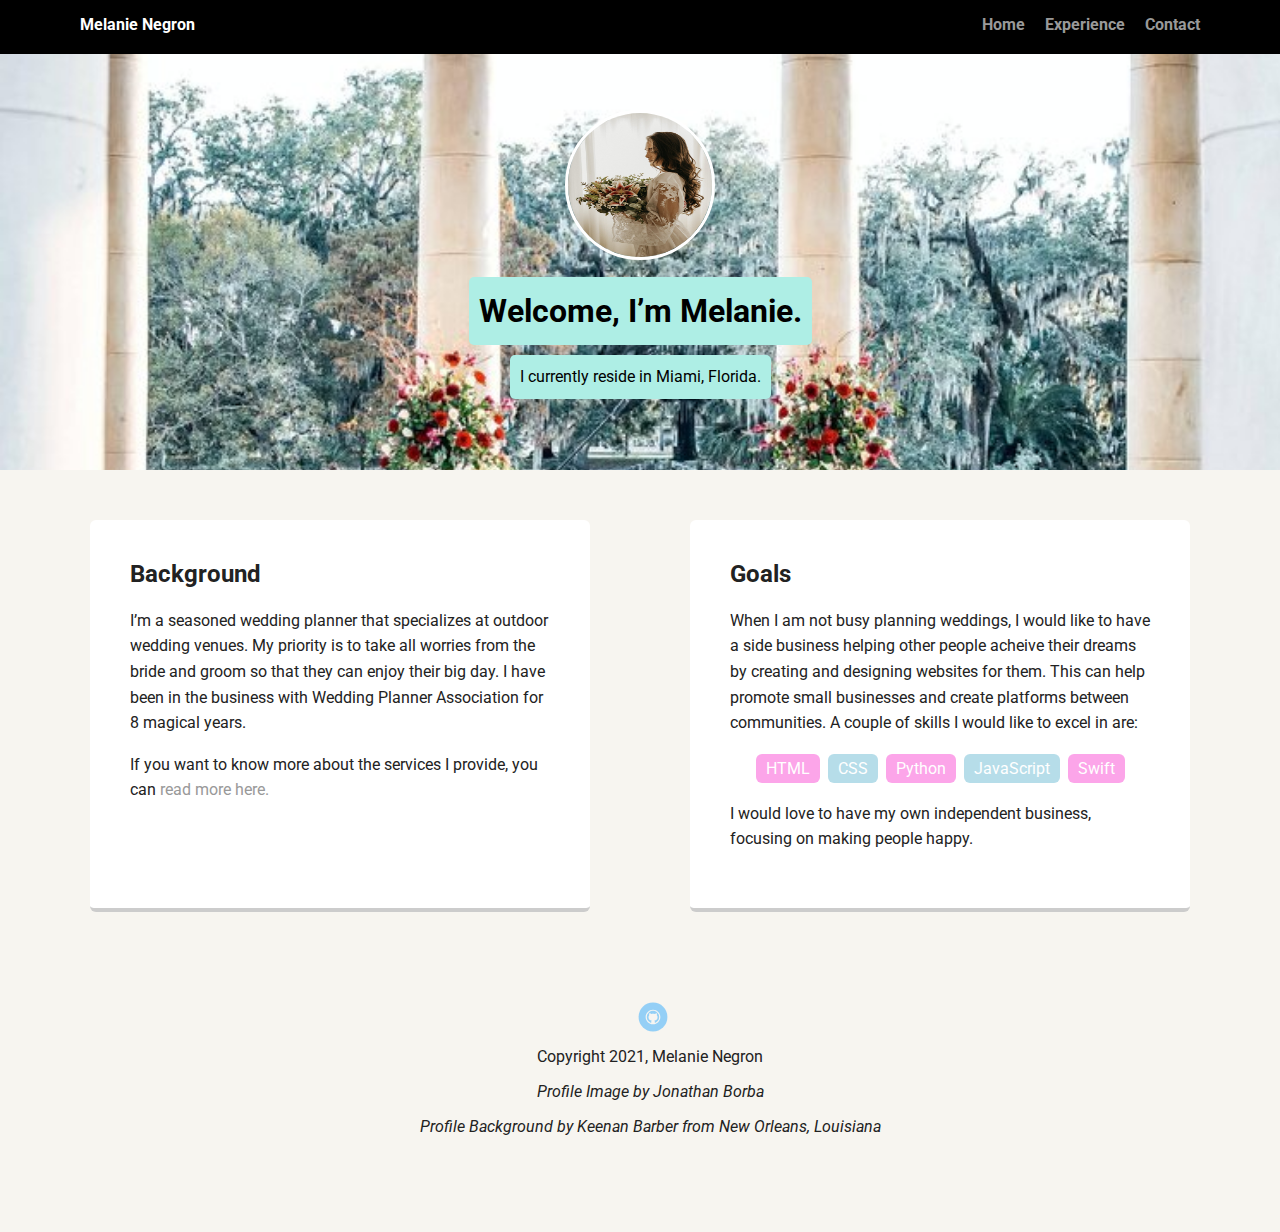
<file: index.html>
<!doctype html>
  <html lang="en">
    <head>
      <meta charset="utf-8">
      <title>Melanie Negron's Profile</title>
      <meta name="viewport" content="width=device-width, initial-scale=1.0">
      <link rel="stylesheet" href="styles.css">
      <link href="https://fonts.googleapis.com/css?family=Muli%7CRoboto:400,300,500,700,900" rel="stylesheet">
    </head>

    <body>
      <nav class="main-nav">
        <ul class="nav">
          <li class="name">Melanie Negron</li>
          <li><a href="index.html">Home</a></li>
          <li><a href="experience.html">Experience</a></li>
          <li><a href="contact.html">Contact</a></li>
        </ul>
      </nav>

    <header>
      <img src="images/bride_holding_flowers.jpg" alt="Bride Holding Bouquet" class="profile-image">
      <h1 class="tag name">Welcome, I’m Melanie.</h1>
      <p class="tag location">I currently reside in Miami, Florida.</p>
    </header>

    <main class="flex">
      <section class="card">
        <h2>Background</h2>
        <p>I’m a seasoned wedding planner that specializes at outdoor wedding venues. My priority is to take all worries from the bride and groom so that they can enjoy their big day. I have been in the business with Wedding Planner Association for 8 magical years.</p>
        <p>If you want to know more about the services I provide, you can <a href="experience.html">read more here.</a></p>
      </section> 

      <section class="card">
        <h2>Goals</h2>
        <p>When I am not busy planning weddings, I would like to have a side business helping other people acheive their dreams by creating and designing websites for them. This can help promote small businesses and create platforms between communities. A couple of skills I would like to excel in are:</p>
        <ul class="skills">
          <li>HTML</li>
          <li>CSS</li>
          <li>Python</li>
          <li>JavaScript</li>
          <li>Swift</li>
        </ul>
        <p>I would love to have my own independent business, focusing on making people happy.</p>
      </section> 

    </main>
    <footer>
      <ul>
        <li><a href="https://github.com/melanie448" class="social github">Github</a></li>
      </ul>
      <p class="copyright">Copyright 2021, Melanie Negron</p>
      <p class="cite"><em>Profile Image by Jonathan Borba</em></p>
      <p class="cite"><em>Profile Background by Keenan Barber from New Orleans, Louisiana</em></p>
    </footer>
    </body>
  </html>
</file>
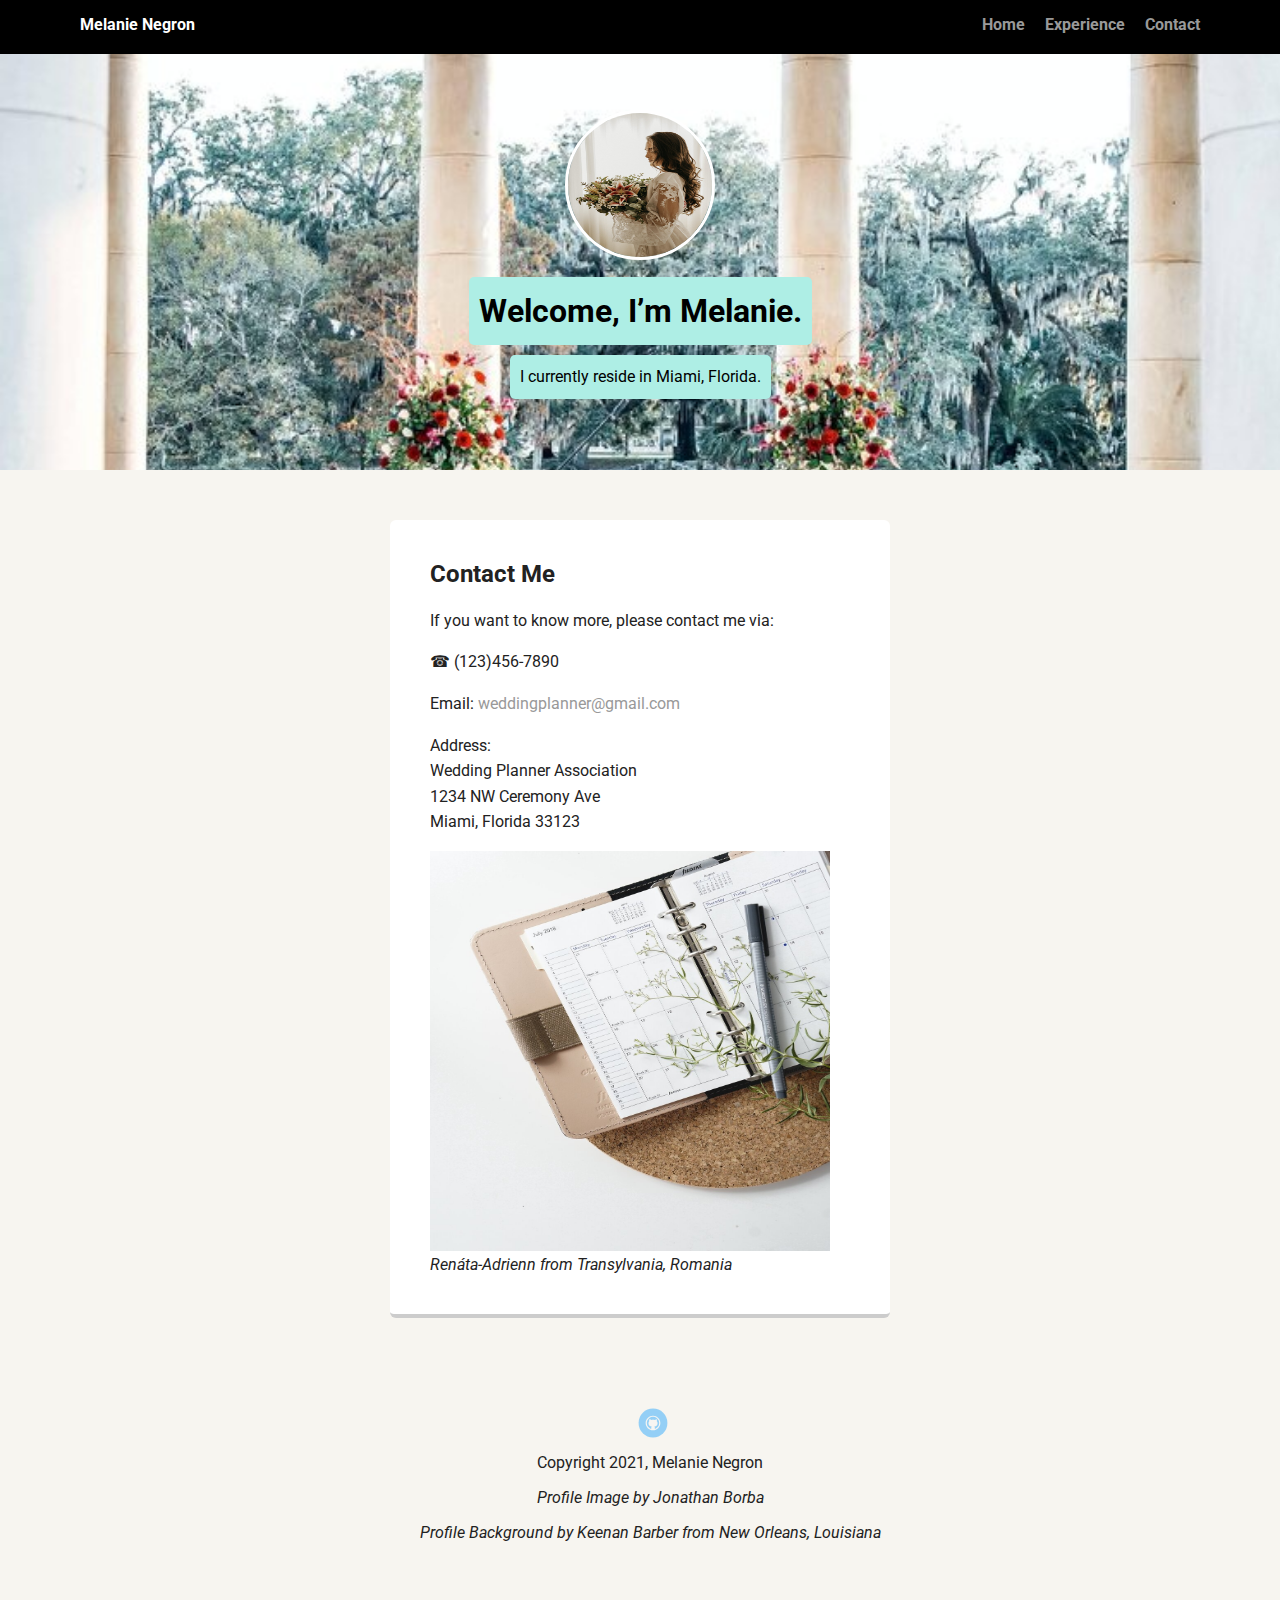
<file: contact.html>
<!doctype html>
    <html lang="en">
        <head>
        <meta charset="utf-8">
        <title>Melanie Negron's Profile</title>
        <meta name="viewport" content="width=device-width, initial-scale=1.0">
        <link rel="stylesheet" href="styles.css">
        <link href="https://fonts.googleapis.com/css?family=Muli%7CRoboto:400,300,500,700,900" rel="stylesheet">
        </head>
    
        <body>

        <nav class="main-nav">
            <ul class="nav">
            <li class="name">Melanie Negron</li>
            <li><a href="index.html">Home</a></li>
            <li><a href="experience.html">Experience</a></li>
            <li><a href="contact.html">Contact</a></li>
            </ul>
        </nav>

        <header>
        <img src="images/bride_holding_flowers.jpg" alt="Bride Holding Bouquet" class="profile-image">
        <h1 class="tag name">Welcome, I’m Melanie.</h1>
        <p class="tag location">I currently reside in Miami, Florida.</p>
        </header>

        <main class="flex">
        <section class="card">
            <h2>Contact Me</h2>
            <p>If you want to know more, please contact me via:</p>
            <p>&phone; (123)456-7890</p>
            <p>Email: <a href="mailto:weddingplanner@gmail.com">weddingplanner@gmail.com</a></p> 
            <p>Address:<br>
            Wedding Planner Association<br>
            1234 NW Ceremony Ave<br>
            Miami, Florida 33123</p>
            <img src="images/wedding_planner.jpg" alt="Empty Wedding Planner" class="planner">
            <cite>Renáta-Adrienn from Transylvania, Romania</cite>
        </section>

        </main>
        <footer>
        <ul>
            <li><a href="https://github.com/melanie448" class="social github">Github</a></li>
        </ul>
        <p class="copyright">Copyright 2021, Melanie Negron</p>
        <p class="cite"><em>Profile Image by Jonathan Borba</em></p>
        <p class="cite"><em>Profile Background by Keenan Barber from New Orleans, Louisiana</em></p>
        </footer>
        </body>
    </html>
</file>
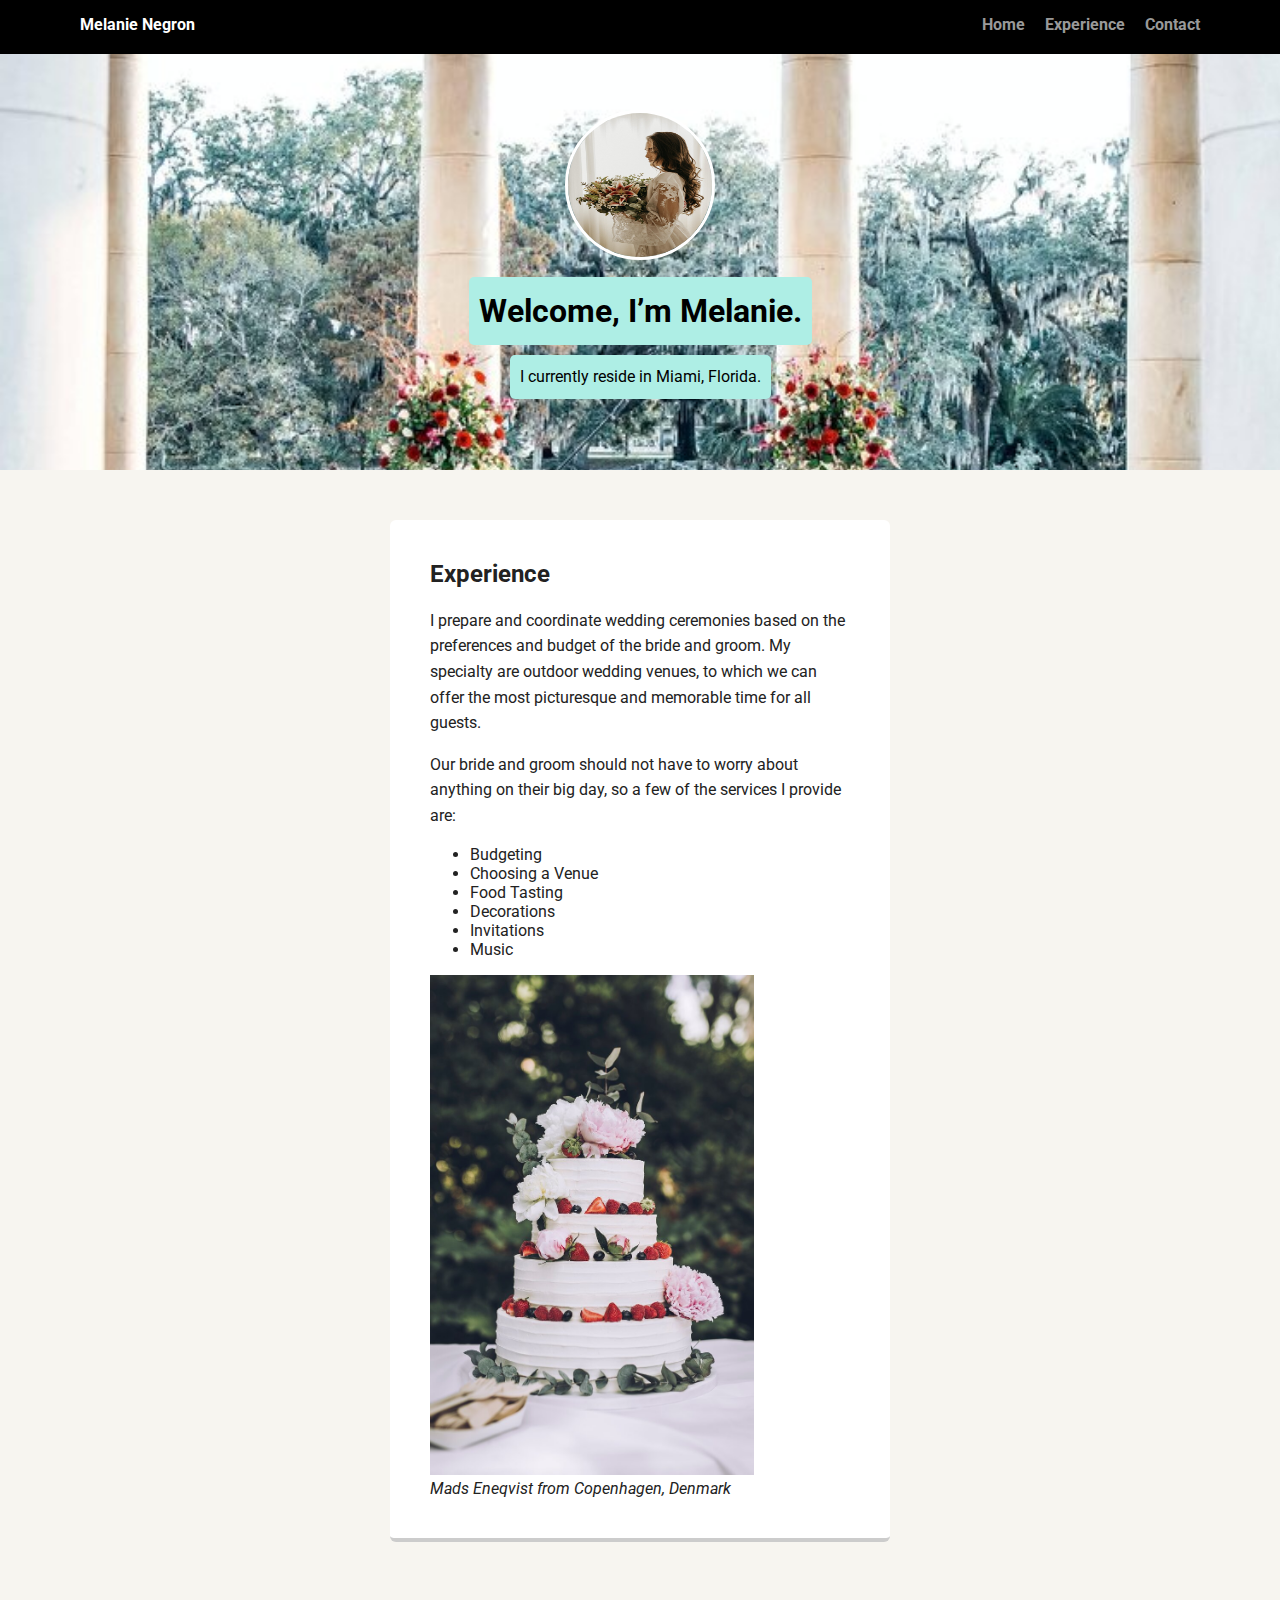
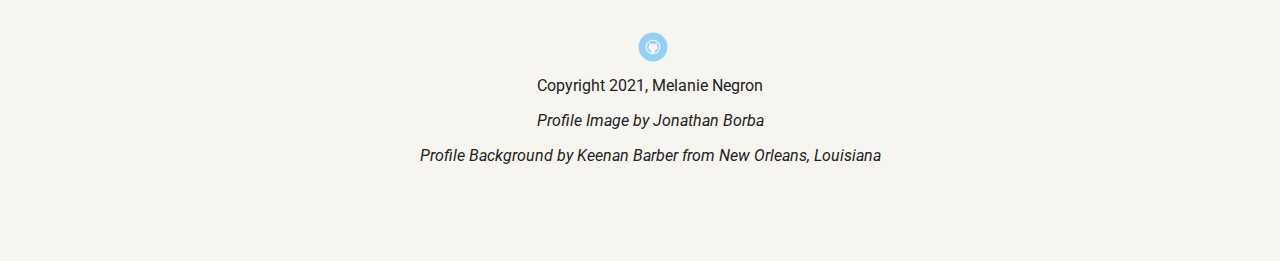
<file: experience.html>
<!doctype html>
    <html lang="en">
        <head>
        <meta charset="utf-8">
        <title>Melanie Negron's Profile</title>
        <meta name="viewport" content="width=device-width, initial-scale=1.0">
        <link rel="stylesheet" href="styles.css">
        <link href="https://fonts.googleapis.com/css?family=Muli%7CRoboto:400,300,500,700,900" rel="stylesheet">
        </head>
    
        <body>

        <nav class="main-nav">
            <ul class="nav">
            <li class="name">Melanie Negron</li>
            <li><a href="index.html">Home</a></li>
            <li><a href="experience.html">Experience</a></li>
            <li><a href="contact.html">Contact</a></li>
            </ul>
        </nav>

        <header>
        <img src="images/bride_holding_flowers.jpg" alt="Bride Holding Bouquet" class="profile-image">
        <h1 class="tag name">Welcome, I’m Melanie.</h1>
        <p class="tag location">I currently reside in Miami, Florida.</p>
        </header>

        <main class="flex">
        <section class="card">
            <h2>Experience</h2>
            <p>I prepare and coordinate wedding ceremonies based on the preferences and budget of the bride and groom. My specialty are outdoor wedding venues, to which we can offer the most picturesque and memorable time for all guests.</p>
            <p>Our bride and groom should not have to worry about anything on their big day, so a few of the services I provide are:</p>
            <ul>
                <li>Budgeting</li>
                <li>Choosing a Venue</li>
                <li>Food Tasting</li>
                <li>Decorations</li>
                <li>Invitations</li>
                <li>Music</li>
            </ul>
                <img src="images/wedding_cake.jpg" alt="Wedding Cake" class="cake" title="The wedding cake chosen with the bride's preferences in mind."> 
                <cite>Mads Eneqvist from Copenhagen, Denmark</cite>
        </section>

        </main>
        <footer>
        <ul>
            <li><a href="https://github.com/melanie448" class="social github">Github</a></li>
        </ul>
        <p class="copyright">Copyright 2021, Melanie Negron</p>
        <p class="cite"><em>Profile Image by Jonathan Borba</em></p>
        <p class="cite"><em>Profile Background by Keenan Barber from New Orleans, Louisiana</em></p>
        </footer>
    </body>
    </html>
</file>
<file: styles.css>
/* Global Layout Set-up */
* { 
  box-sizing: border-box;
}
  
body {
  margin: 0;
  padding: 0;
  text-align: center;
  font-family: 'Roboto', sans-serif;
  color: #222;
  background: #f7f5f0;
}
/* Link Styles */

a {
  text-decoration: none;
  color: #999;
}
a:hover {
  color: #6633ff;
}

/* Section Styles */

.main-nav {
  width: 100%;
  background: black;
  min-height: 30px;
  padding: 10px;
  position: fixed;
  text-align: center;
}
.nav {
  display: flex;
  justify-content: space-around;
  font-weight: 700;
  list-style-type: none;
  margin: 0 auto;
  padding: 0;
}

.nav .name {
    display: block;
    margin-right: auto;
    color: white;
}
.nav li {
  padding: 5px 10px 10px 10px;
}
.nav a {
  transition: all .5s;
}
.nav a:hover {
  color: white
}

header {
  text-align: center;
  background: url('images/wedding_venue.jpg') no-repeat top center ;
  background-size: cover;
  overflow: hidden;
  padding-top: 60px;
}
header {
  line-height: 1.5;
}
header .profile-image {
  margin-top: 50px;
  width: 150px;
  height: 150px;
  border-radius: 50%;
  border: 3px solid white;
  transition: all .5s;
}
header .profile-image:hover {
  transform: scale(2) rotate(360deg);
}
.tag {
  background-color: #aeeee5;
  color: black;
  padding: 10px;
  border-radius: 5px;
  display: table;
  margin: 10px auto;
} 
.location {
  background-color:#aeeee5;
  color: black;
}
.card {
  margin: 30px;
  padding: 20px 40px 40px;
  max-width: 500px;
  text-align: left;
  background: #fff;
  border-bottom: 4px solid #ccc;
  border-radius: 6px;
  transition: all .5s;
}
.card:hover {
  border-color: #ff99ff;
}

ul.skills {
  padding: 0;
  text-align: center;
}

.skills li {
  border-radius: 6px;
  display: inline-block;
  background: #b6dde9;
  color: white;
  padding: 5px 10px;
  margin: 2px;
}

.skills li:nth-child(odd) {
  background: #fca5e9;
}

.cake {
  height: 500px;
  width: 400px;
  padding-right: 2cm;
}

.planner {
  height: 400px;
  width: 400px;
}

footer {
  width: 100%;
  min-height: 30px;
  padding: 20px 0 40px 20px;
}

footer .copyright {
  top: -8px;
  font-size: .75em;
}

.cite {
  font-size: 16px;
}

footer ul {
  list-style-type: none;
  margin: 0;
  padding: 0;
}

footer ul li {
  display: inline-block;
}

a.social {
  display: inline-block;
  text-indent: -9999px;
  margin-left: 5px;
  width: 30px;
  height: 30px;
  background-size: 30px 30px;
  opacity: .4;
  transition: all .5s;
}
a.twitter {
  background-image: url(images/twitter.svg);
}
a.linkedin {
  background-image: url(images/linkedin.svg);
}
a.github {
  background-image: url(images/github.svg);
}
a.social:hover {
  opacity: 1;
}
.clearfix {
  clear: both;
}

/* Styles for larger screens */
@media screen and (min-width: 720px) {
  
  .flex {
      display: -ms-flexbox;      /* TWEENER - IE 10 */
      display: flex; 
      max-width: 1200px;
      -ms-flex-pack: distribute;
      justify-content: space-around;
      margin: 0 auto;
  }

  header {
    min-height: 470px;
  }

  .nav {
    max-width: 1200px;
    padding: 0 30px;
  }


  main {
    padding-top: 20px;
  }

  main p {
    line-height: 1.6em;
  }

  footer {
    font-size: 1.3em;
    max-width: 1200px;
    margin: 40px auto;
  }

}
</file>
